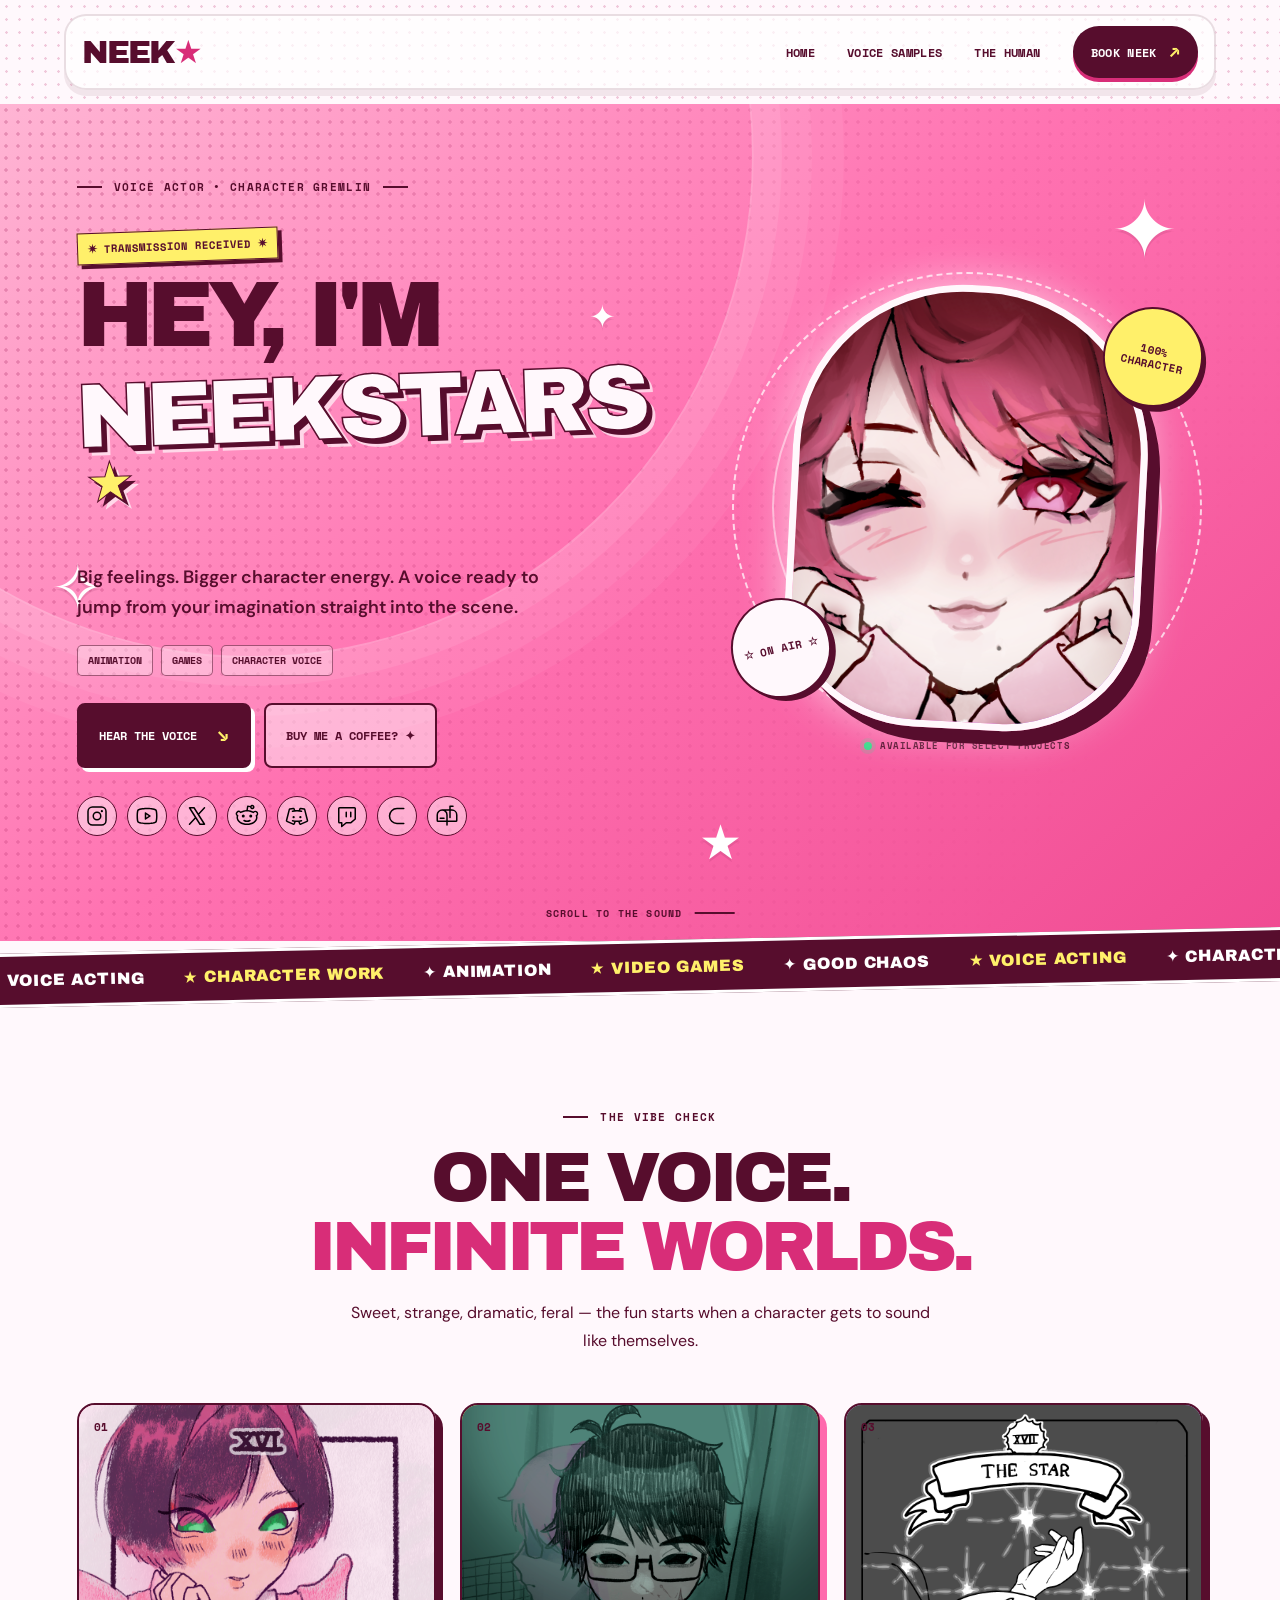
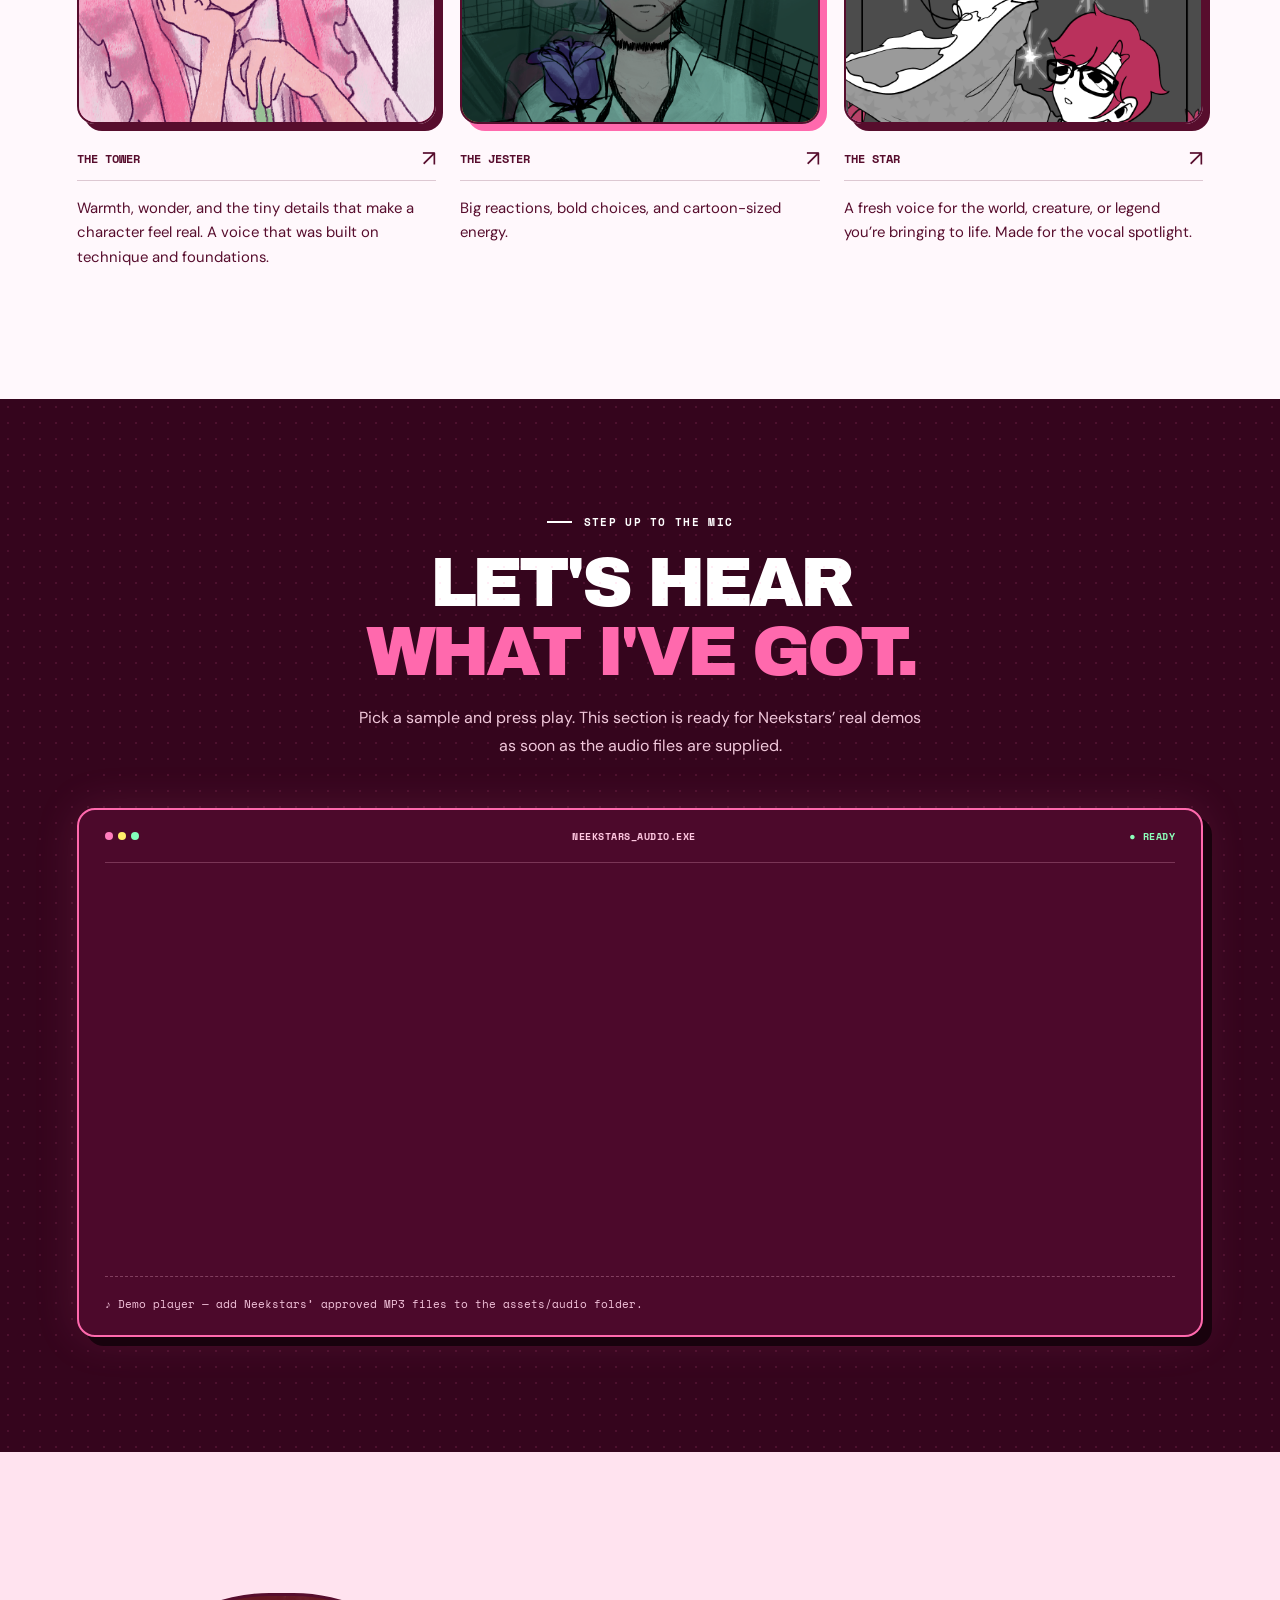
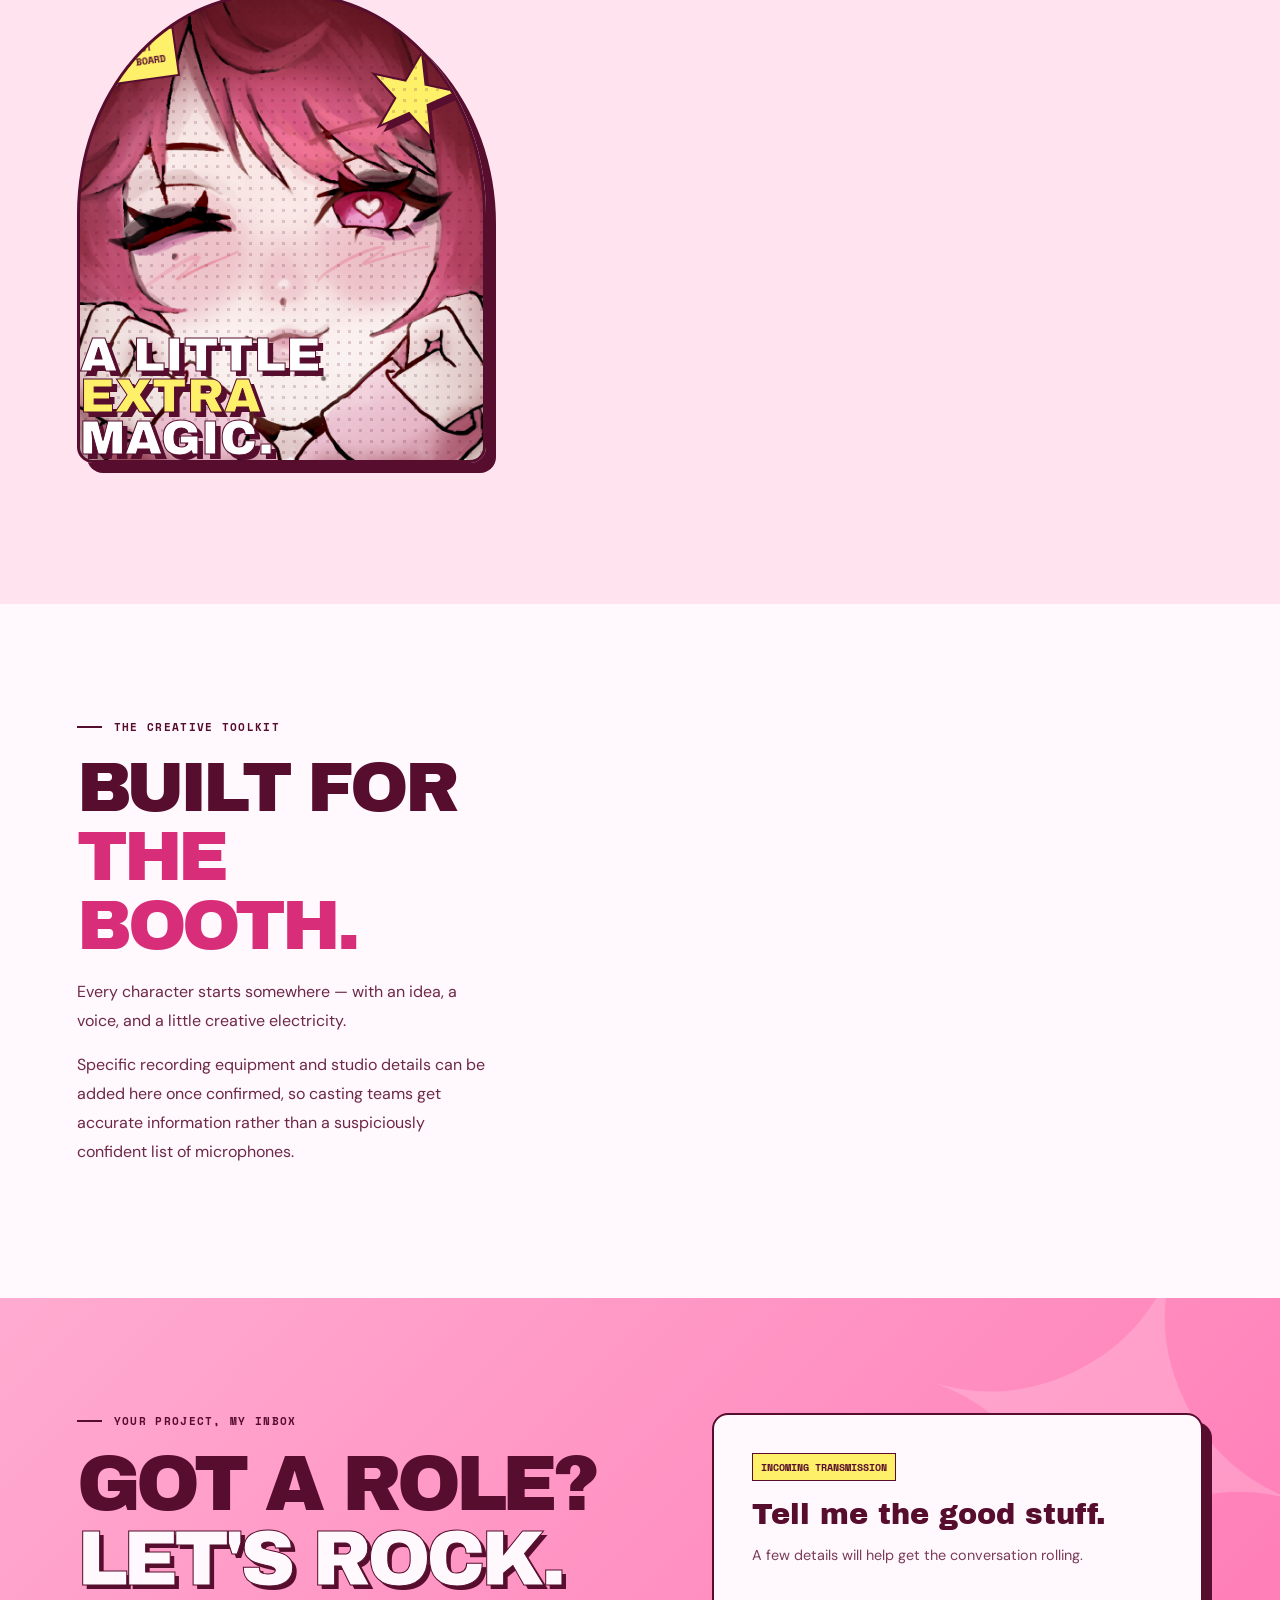
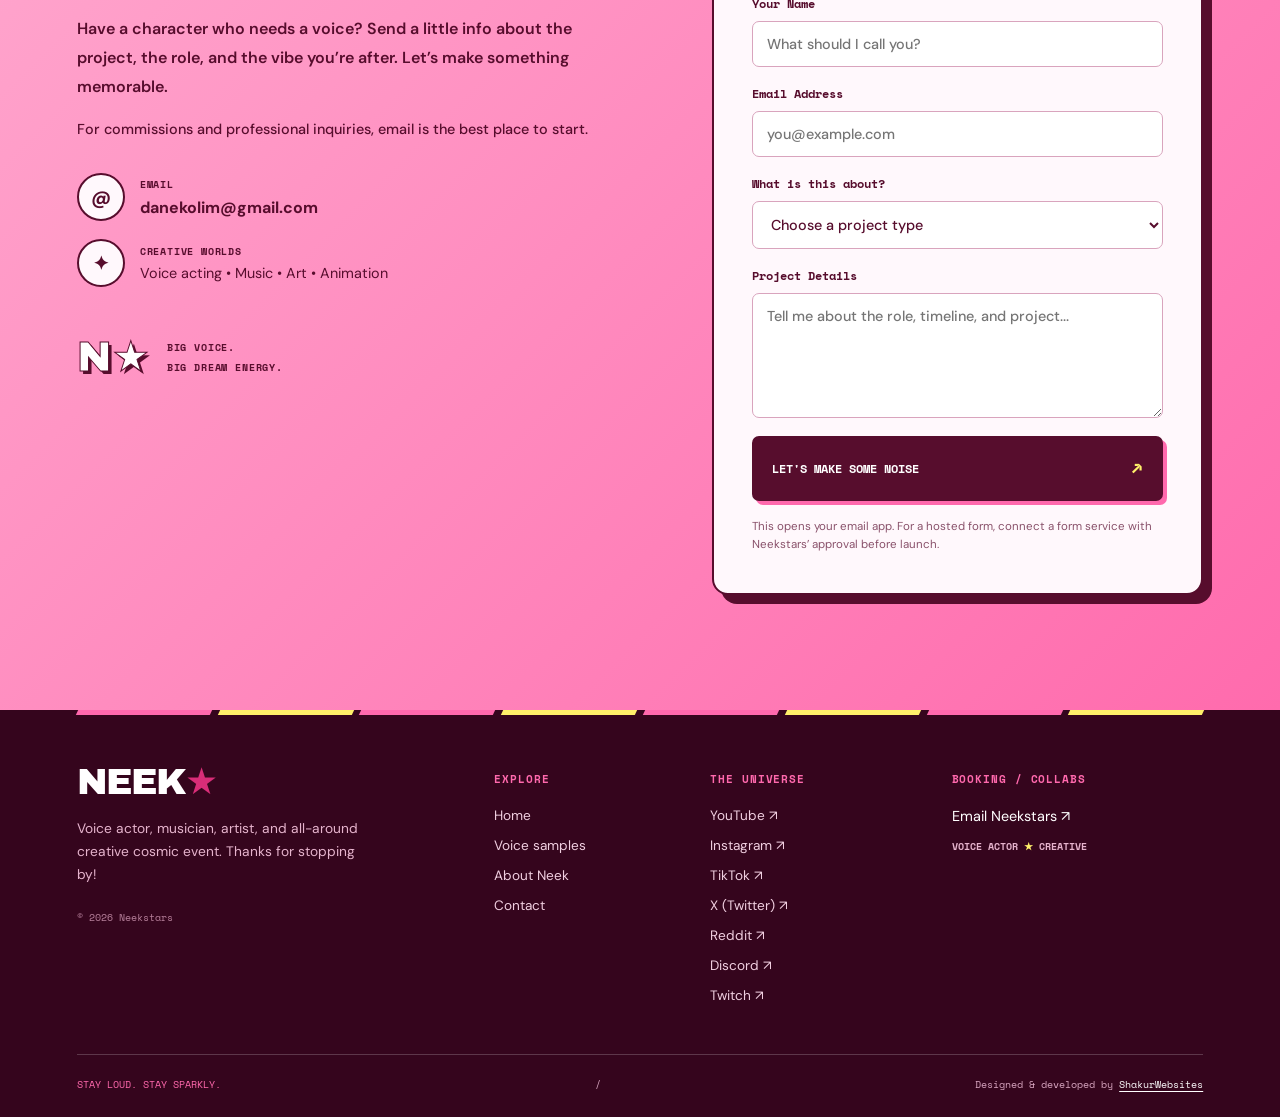
<file: index.html>
<!DOCTYPE html>
<html lang="en">
<head>
  <meta charset="UTF-8">
  <meta name="viewport" content="width=device-width, initial-scale=1.0">
  <meta name="theme-color" content="#ff65a8">
  <meta name="description" content="Meet Neekstars — voice actor, musician, artist, and character enthusiast. Listen to voice samples and get in touch about your next project.">
  <title>Neekstars ★ Voice Actor from Another Planet</title>
  <link rel="preconnect" href="https://fonts.googleapis.com">
  <link rel="preconnect" href="https://fonts.gstatic.com" crossorigin>
  <link href="https://fonts.googleapis.com/css2?family=Archivo+Black&family=DM+Sans:wght@400;500;600;700;800&family=Space+Mono:wght@400;700&display=swap" rel="stylesheet">
  <link rel="stylesheet" href="styles.css">
  <link rel="stylesheet" href="media.css">
</head>
<body>
  <a class="skip-link" href="#heroSection">Skip to content</a>
  <div class="starfield" aria-hidden="true">
    <span class="float-star star-a">✦</span><span class="float-star star-b">★</span>
    <span class="float-star star-c">✧</span><span class="float-star star-d">✦</span>
    <span class="float-star star-e">★</span><span class="float-star star-f">✧</span>
    <span class="sparkle sparkle-a">✳</span><span class="sparkle sparkle-b">✴</span>
  </div>

  <section id="navbarSection">
    <div id="navbarCont" class="navbar-container">
      <a class="logo" href="#heroSection" aria-label="Neekstars home">NEEK<span>★</span></a>
      <button class="menu-toggle" type="button" aria-expanded="false" aria-controls="siteNav">MENU <span>☰</span></button>
      <nav id="siteNav" aria-label="Main navigation">
        <ul class="nav-links">
          <li><a href="#heroSection">HOME</a></li>
          <li><a href="#charsSection">VOICE SAMPLES</a></li>
          <li><a href="#aboutKelvin">THE HUMAN</a></li>
          <li><a class="nav-download" href="#contact">BOOK NEEK <span aria-hidden="true">↗</span></a></li>
        </ul>
      </nav>
    </div>
  </section>

  <main>
    <section id="heroSection" class="hero-section">
      <div class="hero-background" aria-hidden="true"><div class="hero-blob hero-blob-teal"></div><div class="hero-blob hero-blob-cyan"></div></div>
      <div class="hero-stars" aria-hidden="true">
        <span class="hero-star hero-star-one">✦</span><span class="hero-star hero-star-two">✧</span>
        <span class="hero-star hero-star-three">★</span><span class="hero-star hero-star-four">✦</span>
      </div>
      <div class="hero-container">
        <div class="hero-text-container">
          <div class="hero-eyebrow"><span class="eyebrow-line"></span> VOICE ACTOR • CHARACTER GREMLIN <span class="eyebrow-line"></span></div>
          <p class="hero-kicker">✷ TRANSMISSION RECEIVED ✷</p>
          <h1 class="hero-heading">HEY, I'M<br><span class="hero-heading-last">NEEKSTARS<span class="title-star">★</span></span></h1>
          <p class="hero-description">Big feelings. Bigger character energy. A voice ready to jump from your imagination straight into the scene.</p>
          <div class="hero-tags"><span>ANIMATION</span><span>GAMES</span><span>CHARACTER VOICE</span></div>
          <div class="hero-ctas">
            <a href="#charsSection" class="hero-btn hero-btn-primary">HEAR THE VOICE <span aria-hidden="true">↘</span></a>
            <a href="https://ko-fi.com/neekstars" class="hero-btn hero-btn-outline">BUY ME A COFFEE? ✦</a>
          </div>
          <div class="hero-socials" aria-label="Find Neekstars online">
            <a class="h-social-link" href="https://www.instagram.com/neekstars" target="_blank" rel="noopener noreferrer" aria-label="Instagram">
              <svg xmlns="http://www.w3.org/2000/svg" width="24" height="24" fill="#000000" viewBox="0 0 256 256"><path d="M128,80a48,48,0,1,0,48,48A48.05,48.05,0,0,0,128,80Zm0,80a32,32,0,1,1,32-32A32,32,0,0,1,128,160ZM176,24H80A56.06,56.06,0,0,0,24,80v96a56.06,56.06,0,0,0,56,56h96a56.06,56.06,0,0,0,56-56V80A56.06,56.06,0,0,0,176,24Zm40,152a40,40,0,0,1-40,40H80a40,40,0,0,1-40-40V80A40,40,0,0,1,80,40h96a40,40,0,0,1,40,40ZM192,76a12,12,0,1,1-12-12A12,12,0,0,1,192,76Z"></path></svg>
            </a>
            <a class="h-social-link" href="https://www.youtube.com/@neekstarz" target="_blank" rel="noopener noreferrer" aria-label="YouTube">
              <svg xmlns="http://www.w3.org/2000/svg" width="24" height="24" fill="#000000" viewBox="0 0 256 256"><path d="M164.44,121.34l-48-32A8,8,0,0,0,104,96v64a8,8,0,0,0,12.44,6.66l48-32a8,8,0,0,0,0-13.32ZM120,145.05V111l25.58,17ZM234.33,69.52a24,24,0,0,0-14.49-16.4C185.56,39.88,131,40,128,40s-57.56-.12-91.84,13.12a24,24,0,0,0-14.49,16.4C19.08,79.5,16,97.74,16,128s3.08,48.5,5.67,58.48a24,24,0,0,0,14.49,16.41C69,215.56,120.4,216,127.34,216h1.32c6.94,0,58.37-.44,91.18-13.11a24,24,0,0,0,14.49-16.41c2.59-10,5.67-28.22,5.67-58.48S236.92,79.5,234.33,69.52Zm-15.49,113a8,8,0,0,1-4.77,5.49c-31.65,12.22-85.48,12-86,12H128c-.54,0-54.33.2-86-12a8,8,0,0,1-4.77-5.49C34.8,173.39,32,156.57,32,128s2.8-45.39,5.16-54.47A8,8,0,0,1,41.93,68c30.52-11.79,81.66-12,85.85-12h.27c.54,0,54.38-.18,86,12a8,8,0,0,1,4.77,5.49C221.2,82.61,224,99.43,224,128S221.2,173.39,218.84,182.47Z"></path></svg>
            </a>
            <a class="h-social-link" href="https://x.com/neekstars" target="_blank" rel="noopener noreferrer" aria-label="X/Twitter">
              <svg xmlns="http://www.w3.org/2000/svg" width="24" height="24" fill="#000000" viewBox="0 0 256 256"><path d="M214.75,211.71l-62.6-98.38,61.77-67.95a8,8,0,0,0-11.84-10.76L143.24,99.34,102.75,35.71A8,8,0,0,0,96,32H48a8,8,0,0,0-6.75,12.3l62.6,98.37-61.77,68a8,8,0,1,0,11.84,10.76l58.84-64.72,40.49,63.63A8,8,0,0,0,160,224h48a8,8,0,0,0,6.75-12.29ZM164.39,208,62.57,48h29L193.43,208Z"></path></svg>
            </a>
            <a class="h-social-link" href="https://www.reddit.com/user/hikikoneeks" target="_blank" rel="noopener noreferrer" aria-label="Reddit">
              <svg xmlns="http://www.w3.org/2000/svg" width="24" height="24" fill="#000000" viewBox="0 0 256 256"><path d="M248,104a32,32,0,0,0-52.94-24.19c-16.75-8.9-36.76-14.28-57.66-15.53l5.19-31.17,17.72,2.72a24,24,0,1,0,2.87-15.74l-26-4a8,8,0,0,0-9.11,6.59L121.2,64.16c-21.84.94-42.82,6.38-60.26,15.65a32,32,0,0,0-42.59,47.74A59,59,0,0,0,16,144c0,21.93,12,42.35,33.91,57.49C70.88,216,98.61,224,128,224s57.12-8,78.09-22.51C228,186.35,240,165.93,240,144a59,59,0,0,0-2.35-16.45A32.16,32.16,0,0,0,248,104ZM184,24a8,8,0,1,1-8,8A8,8,0,0,1,184,24Zm40.13,93.78a8,8,0,0,0-3.29,10A43.58,43.58,0,0,1,224,144c0,16.53-9.59,32.27-27,44.33C178.67,201,154.17,208,128,208s-50.67-7-69-19.67C41.59,176.27,32,160.53,32,144a43.75,43.75,0,0,1,3.14-16.17,8,8,0,0,0-3.27-10A16,16,0,1,1,52.94,94.59a8,8,0,0,0,10.45,2.23l.36-.22C81.45,85.9,104.25,80,128,80h0c23.73,0,46.53,5.9,64.23,16.6l.42.25a8,8,0,0,0,10.39-2.26,16,16,0,1,1,21.07,23.19ZM88,144a16,16,0,1,1,16-16A16,16,0,0,1,88,144Zm96-16a16,16,0,1,1-16-16A16,16,0,0,1,184,128Zm-16.93,44.25a8,8,0,0,1-3.32,10.82,76.18,76.18,0,0,1-71.5,0,8,8,0,1,1,7.5-14.14,60.18,60.18,0,0,0,56.5,0A8,8,0,0,1,167.07,172.25Z"></path></svg>
            </a>
            <a class="h-social-link" href="https://discord.com/users/753097830956138617" target="_blank" rel="noopener noreferrer" aria-label="Discord">
              <svg xmlns="http://www.w3.org/2000/svg" width="24" height="24" fill="#000000" viewBox="0 0 256 256"><path d="M104,140a12,12,0,1,1-12-12A12,12,0,0,1,104,140Zm60-12a12,12,0,1,0,12,12A12,12,0,0,0,164,128Zm74.45,64.9-67,29.71a16.17,16.17,0,0,1-21.71-9.1l-8.11-22q-6.72.45-13.63.46t-13.63-.46l-8.11,22a16.18,16.18,0,0,1-21.71,9.1l-67-29.71a15.93,15.93,0,0,1-9.06-18.51L38,58A16.07,16.07,0,0,1,51,46.14l36.06-5.93a16.22,16.22,0,0,1,18.26,11.88l3.26,12.84Q118.11,64,128,64t19.4.93l3.26-12.84a16.21,16.21,0,0,1,18.26-11.88L205,46.14A16.07,16.07,0,0,1,218,58l29.53,116.38A15.93,15.93,0,0,1,238.45,192.9ZM232,178.28,202.47,62s0,0-.08,0L166.33,56a.17.17,0,0,0-.17,0l-2.83,11.14c5,.94,10,2.06,14.83,3.42A8,8,0,0,1,176,86.31a8.09,8.09,0,0,1-2.16-.3A172.25,172.25,0,0,0,128,80a172.25,172.25,0,0,0-45.84,6,8,8,0,1,1-4.32-15.4c4.82-1.36,9.78-2.48,14.82-3.42L89.83,56s0,0-.12,0h0L53.61,61.93a.17.17,0,0,0-.09,0L24,178.33,91,208a.23.23,0,0,0,.22,0L98,189.72a173.2,173.2,0,0,1-20.14-4.32A8,8,0,0,1,82.16,170,171.85,171.85,0,0,0,128,176a171.85,171.85,0,0,0,45.84-6,8,8,0,0,1,4.32,15.41A173.2,173.2,0,0,1,158,189.72L164.75,208a.22.22,0,0,0,.21,0Z"></path></svg>
            </a>

            <a class="h-social-link" href="https://www.twitch.tv/neekstarz" target="_blank" rel="noopener noreferrer" aria-label="Twitch">
              <svg xmlns="http://www.w3.org/2000/svg" width="24" height="24" fill="#000000" viewBox="0 0 256 256"><path d="M208,32H48A16,16,0,0,0,32,48V192a16,16,0,0,0,16,16H64v32a8,8,0,0,0,13.12,6.15L122.9,208h42.2a16,16,0,0,0,10.25-3.71l42.89-35.75A15.93,15.93,0,0,0,224,156.25V48A16,16,0,0,0,208,32Zm0,124.25L165.1,192H120a8,8,0,0,0-5.12,1.85L80,222.92V200a8,8,0,0,0-8-8H48V48H208ZM160,136V88a8,8,0,0,1,16,0v48a8,8,0,0,1-16,0Zm-48,0V88a8,8,0,0,1,16,0v48a8,8,0,0,1-16,0Z"></path></svg>
            </a>

            <a class="h-social-link" href="https://www.castingcall.club/m/berrynicolette" target="_blank" rel="noopener noreferrer" aria-label="Casting Call Club">
              <svg xmlns="http://www.w3.org/2000/svg" width="24" height="24" fill="#000000" viewBox="0 0 256 256"><path d="M208,208a8,8,0,0,1-8,8H128a88,88,0,0,1,0-176h72a8,8,0,0,1,0,16H128a72,72,0,0,0,0,144h72A8,8,0,0,1,208,208Z"></path></svg>
            </a>
            <a class="h-social-link" href="mailto:danekolim@gmail.com" aria-label="Email Neekstars">
              <svg xmlns="http://www.w3.org/2000/svg" width="24" height="24" fill="#000000" viewBox="0 0 256 256"><path d="M104,152a8,8,0,0,1-8,8H56a8,8,0,0,1,0-16H96A8,8,0,0,1,104,152Zm136-36v60a16,16,0,0,1-16,16H136v32a8,8,0,0,1-16,0V192H32a16,16,0,0,1-16-16V116A60.07,60.07,0,0,1,76,56h76V24a8,8,0,0,1,8-8h32a8,8,0,0,1,0,16H168V56h12A60.07,60.07,0,0,1,240,116ZM120,176V116a44,44,0,0,0-88,0v60Zm104-60a44.05,44.05,0,0,0-44-44H168v72a8,8,0,0,1-16,0V72H116.75A59.86,59.86,0,0,1,136,116v60h88Z"></path></svg>
            </a>
          </div>
        </div>
        <div class="hero-visual-container">
          <div class="hero-ring hero-ring-one"></div><div class="hero-ring hero-ring-two"></div>
          <div class="hero-photo-container">
            <!-- Replace with Neekstars' approved profile artwork -->
            <img src="./assets/img/neekHeroPFP.webp" alt="Neekstars profile artwork" onerror="this.style.display='none';this.parentElement.classList.add('avatar-placeholder')">
            <div class="avatar-fallback" aria-hidden="true"><span>★</span><strong>NEEK<br>STARS</strong><small>VOICE FROM ANOTHER PLANET</small></div>
          </div>
          <div class="orbit-sticker orbit-sticker-one">100%<br>CHARACTER</div>
          <div class="orbit-sticker orbit-sticker-two">☆ ON AIR ☆</div>
          <div class="hero-caption"><span class="live-dot"></span> AVAILABLE FOR SELECT PROJECTS</div>
        </div>
      </div>
      <a href="#charsSection" class="hero-scroll-hint"><span>SCROLL TO THE SOUND</span><span class="hero-scroll-line"></span></a>
    </section>

    <div class="ticker-strip" aria-label="Neekstars specialties"><div class="ticker-track">
      <span>✦ VOICE ACTING</span><span>★ CHARACTER WORK</span><span>✦ ANIMATION</span><span>★ VIDEO GAMES</span><span>✦ GOOD CHAOS</span><span>★ VOICE ACTING</span><span>✦ CHARACTER WORK</span><span>★ ANIMATION</span>
    </div></div>

    <section id="kelvinMomentsSection" class="kelvin-moments-section">
      <div class="kelvin-moments-container">
        <div class="moments-heading">
          <span class="moments-eyebrow"><span class="moments-eyebrow-line"></span> THE VIBE CHECK</span>
          <h2 class="moments-title">ONE VOICE.<br><span>INFINITE WORLDS.</span></h2>
          <p class="moments-intro">Sweet, strange, dramatic, feral — the fun starts when a character gets to sound like themselves.</p>
        </div>
        <div class="kelvin-moments">
          <article class="kelvin-moment"><div class="kelvin-moment-image moment-pink"><span class="moment-emoji"><img src="./assets/img/towerNeek.webp" alt=""></span><span class="moment-number">01</span></div><div class="kelvin-moment-caption"><span class="moment-label">THE TOWER</span><span class="moment-arrow">↗</span></div><p>Warmth, wonder, and the tiny details that make a character feel real. A voice that was built on technique and foundations.</p></article>
          <article class="kelvin-moment"><div class="kelvin-moment-image moment-yellow"><span class="moment-emoji"><img src="./assets/img/samPFP.webp" alt="Artistic Portrait of Neeks"></span><span class="moment-number">02</span></div><div class="kelvin-moment-caption"><span class="moment-label">THE JESTER</span><span class="moment-arrow">↗</span></div><p>Big reactions, bold choices, and cartoon-sized energy.</p></article>
          <article class="kelvin-moment"><div class="kelvin-moment-image moment-purple"><span class="moment-emoji"><img src="./assets/img/starNeek.webp" alt=""></span><span class="moment-number">03</span></div><div class="kelvin-moment-caption"><span class="moment-label">THE STAR</span><span class="moment-arrow">↗</span></div><p>A fresh voice for the world, creature, or legend you’re bringing to life.  Made for the vocal spotlight.</p></article>
        </div>
      </div>
    </section>

    <section id="charsSection">
      <div class="section-inner">
        <div class="chars-heading">
          <span class="chars-eyebrow"><span class="chars-eyebrow-line"></span> STEP UP TO THE MIC</span>
          <h2 class="chars-title">LET'S HEAR<br><span>WHAT I'VE GOT.</span></h2>
          <p class="chars-intro">Pick a sample and press play. This section is ready for Neekstars’ real demos as soon as the audio files are supplied.</p>
        </div>
        <div class="demo-console">
          <div class="console-top"><span class="console-lights"><i></i><i></i><i></i></span><span>NEEKSTARS_AUDIO.EXE</span><span class="console-status">● READY</span></div>
          <div class="chars-container">
            <button class="char-card" type="button" data-character-audio="./assets/audio/character-demo.mp3" aria-pressed="false">
              <span class="char-img-wrap char-art-one"><span class="char-number">01</span><span class="char-symbol">♡</span><span class="char-overlay"><span class="play-icon">▶</span><span class="pause-icon">Ⅱ</span></span><span class="char-playing-indicator"></span></span><span class="char-name">CHARACTER REEL</span><span class="char-description">Range • Personality • Dialogue</span>
            </button>
            <button class="char-card" type="button" data-character-audio="./assets/audio/animation-demo.mp3" aria-pressed="false">
              <span class="char-img-wrap char-art-two"><span class="char-number">02</span><span class="char-symbol">✦</span><span class="char-overlay"><span class="play-icon">▶</span><span class="pause-icon">Ⅱ</span></span><span class="char-playing-indicator"></span></span><span class="char-name">ANIMATION</span><span class="char-description">Expressive • Colorful • Alive</span>
            </button>
            <button class="char-card" type="button" data-character-audio="./assets/audio/game-demo.mp3" aria-pressed="false">
              <span class="char-img-wrap char-art-three"><span class="char-number">03</span><span class="char-symbol">♠</span><span class="char-overlay"><span class="play-icon">▶</span><span class="pause-icon">Ⅱ</span></span><span class="char-playing-indicator"></span></span><span class="char-name">VIDEO GAMES</span><span class="char-description">Heroes • Villains • Wildcards</span>
            </button>
          </div>
          <audio id="characterAudio" preload="none"></audio>
          <p class="audio-note" id="audioNote" aria-live="polite">♪ Demo player — add Neekstars’ approved MP3 files to the assets/audio folder.</p>
        </div>
      </div>
    </section>

    <section id="aboutKelvin" class="about-section">
      <div class="about-container">
        <div class="about-image-container">
          <div class="about-image about-art"><span class="about-big-star">★</span><span class="about-stamp">ARTIST<br>ON BOARD</span><div class="about-art-copy">A LITTLE<br><em>EXTRA</em><br>MAGIC.</div></div>
        </div>
        <div class="about-content">
          <div class="about-heading"><span class="about-eyebrow"><span class="about-eyebrow-line"></span> THE HUMAN BEHIND THE VOICE</span><h2 class="about-title">OH, HI.<br><span>I'M NEEK.</span></h2></div>
          <div class="about-bio">
            <h3 class="about-subheading">Artist brain. <span>Performer heart.</span></h3>
            <p>Hey!! I’m Neeks — a Filipino artist, musician, animator, and voice actor. I love making things, making noise, and giving characters a voice that feels unmistakably theirs.</p>
            <p>Voice acting is the spotlight here, but there’s a whole creative universe behind it. Music, art, and animation are all part of the same little galaxy — and this site can grow to give each one its own stage.</p>
          </div>
          <a href="#contact" class="about-button">LET'S MAKE SOMETHING <span aria-hidden="true">↗</span></a>
        </div>
      </div>
    </section>

    <section id="equipmentSection" class="equipment-section">
      <div class="equipment-container">
        <div class="equipment-content">
          <div class="equipment-heading"><span class="equipment-eyebrow"><span class="equipment-eyebrow-line"></span> THE CREATIVE TOOLKIT</span><h2 class="equipment-title">BUILT FOR<br><span>THE BOOTH.</span></h2></div>
          <p class="equipment-description">Every character starts somewhere — with an idea, a voice, and a little creative electricity.</p>
          <p class="equipment-description">Specific recording equipment and studio details can be added here once confirmed, so casting teams get accurate information rather than a suspiciously confident list of microphones.</p>
        </div>
        <div class="equipment-container-cards">
          <div class="equipment-card"><span class="equipment-icon">♫</span><span class="equipment-category">PERFORMANCE</span><h3 class="equipment-name">Character-first reads</h3></div>
          <div class="equipment-card"><span class="equipment-icon">✧</span><span class="equipment-category">COLLABORATION</span><h3 class="equipment-name">Direction-friendly</h3></div>
          <div class="equipment-card"><span class="equipment-icon">◉</span><span class="equipment-category">RECORDING</span><h3 class="equipment-name">Studio details soon</h3></div>
          <div class="equipment-card"><span class="equipment-icon">★</span><span class="equipment-category">CREATIVE RANGE</span><h3 class="equipment-name">More than one flavor</h3></div>
        </div>
      </div>
    </section>

    <section id="contact" class="contact-section">
      <div class="contact-container">
        <div class="contact-content">
          <div class="contact-heading"><span class="contact-topper"><span class="contact-topper-line"></span> YOUR PROJECT, MY INBOX</span><h2 class="contact-title">GOT A ROLE?<br><span>LET'S ROCK.</span></h2></div>
          <p class="contact-text">Have a character who needs a voice? Send a little info about the project, the role, and the vibe you’re after. Let’s make something memorable.</p>
          <p class="contact-text contact-text-secondary">For commissions and professional inquiries, email is the best place to start.</p>
          <div class="contact-details">
            <div class="contact-detail"><div class="contact-icon">@</div><div class="contact-detail-content"><span class="contact-label">EMAIL</span><a href="mailto:danekolim@gmail.com">danekolim@gmail.com</a></div></div>
            <div class="contact-detail"><div class="contact-icon">✦</div><div class="contact-detail-content"><span class="contact-label">CREATIVE WORLDS</span><span class="contact-detail-value">Voice acting • Music • Art • Animation</span></div></div>
          </div>
          <div class="contact-side-note" aria-hidden="true"><span class="contact-side-note-mark">N★</span><div class="contact-side-note-text"><span>BIG VOICE.</span><span>BIG DREAM ENERGY.</span></div></div>
        </div>
        <form class="contact-form" action="mailto:danekolim@gmail.com" method="post" enctype="text/plain">
          <div class="form-header"><span class="form-topper">INCOMING TRANSMISSION</span><h3 class="form-title">Tell me the good stuff.</h3><p class="form-description">A few details will help get the conversation rolling.</p></div>
          <label class="contact-label-form">Your Name<input class="contact-input" type="text" name="name" placeholder="What should I call you?" autocomplete="name" required></label>
          <label class="contact-label-form">Email Address<input class="contact-input" type="email" name="email" placeholder="you@example.com" autocomplete="email" required></label>
          <label class="contact-label-form">What is this about?<select class="contact-input contact-select" name="inquiry_type" required><option value="" disabled selected>Choose a project type</option><option>Animation / Character Voice</option><option>Video Game</option><option>Commercial / Narration</option><option>Music / Creative Collaboration</option><option>Other</option></select></label>
          <label class="contact-label-form">Project Details<textarea class="contact-input contact-textarea" name="message" rows="5" placeholder="Tell me about the role, timeline, and project..." required></textarea></label>
          <button class="contact-submit" type="submit"><span>LET'S MAKE SOME NOISE</span><span class="submit-arrow">↗</span></button>
          <p class="form-note">This opens your email app. For a hosted form, connect a form service with Neekstars’ approval before launch.</p>
        </form>
      </div>
    </section>
  </main>

  <footer id="footerSection" class="footer-section">
    <div class="footer-top-accent" aria-hidden="true"><span></span><span></span><span></span><span></span><span></span><span></span><span></span><span></span></div>
    <div class="footer-container">
      <div class="footer-brand"><a href="#heroSection" class="footer-logo">NEEK<span>★</span></a><div class="footer-brand-text"><p>Voice actor, musician, artist, and all-around creative cosmic event. Thanks for stopping by!</p></div><div class="footer-copyright"><span>© <span id="footerYear">2026</span> Neekstars</span></div></div>
      <nav class="footer-navigation" aria-label="Footer navigation"><h2 class="footer-title">EXPLORE</h2><div class="footer-links"><a href="#heroSection">Home</a><a href="#charsSection">Voice samples</a><a href="#aboutKelvin">About Neek</a><a href="#contact">Contact</a></div></nav>
      <div class="footer-legal"><h2 class="footer-title">THE UNIVERSE</h2><div class="footer-links"><a href="https://www.youtube.com/@neekstarz" target="_blank" rel="noopener noreferrer">YouTube ↗</a><a href="https://www.instagram.com/neekstars" target="_blank" rel="noopener noreferrer">Instagram ↗</a><a href="https://www.tiktok.com/" target="_blank" rel="noopener noreferrer">TikTok ↗</a><a href="https://x.com/neekstarsz" target="_blank" rel="noopener noreferrer">X (Twitter) ↗</a><a href="https://www.reddit.com/user/hikikoneeks" target="_blank" rel="noopener noreferrer">Reddit ↗</a><a href="https://discord.com/users/753097830956138617" target="_blank" rel="noopener noreferrer">Discord ↗</a><a href="https://www.twitch.tv/neekstar" target="_blank" rel="noopener noreferrer">Twitch ↗</a></div></div>
      <div class="footer-contact"><h2 class="footer-title">BOOKING / COLLABS</h2><div class="footer-contact-info"><a href="mailto:danekolim@gmail.com">Email Neekstars ↗</a><span class="footer-availability">VOICE ACTOR <span>★</span> CREATIVE</span></div></div>
    </div>
    <div class="footer-bottom"><div class="footer-bottom-line"></div><div class="footer-bottom-content"><span class="footer-bottom-credit">STAY LOUD. STAY SPARKLY.</span><span class="footer-bottom-divider">/</span><span class="footer-bottom-built">Designed &amp; developed by <a href="https://shakuryon.com/" target="_blank" rel="noopener noreferrer">ShakurWebsites</a></span></div></div>
  </footer>
  
  <script src="index.js"></script>
</body>
</html>
</file>
<file: media.css>
/* RESPONSIVE OVERRIDES — NEEKSTARS */
@media (min-width: 1500px) {
  .hero-section { padding-top:100px; padding-bottom:125px; }
  .hero-container { gap:100px; }
}
@media (max-width: 1000px) {
  .hero-container { grid-template-columns:1fr .8fr; gap:30px; }
  .hero-heading { font-size:clamp(3.5rem,7.5vw,5.7rem); }
  .hero-visual-container { min-height:400px; }
  .orbit-sticker { width:82px; height:82px; font-size:.58rem; }
  .about-container,.equipment-container { gap:45px; }
  .footer-container { grid-template-columns:1.2fr 1fr 1fr; }
  .footer-contact { grid-column:2 / 4; }
}
@media (max-width: 760px) {
  html { scroll-padding-top:78px; }
  #navbarSection { padding:9px 4vw; }
  .navbar-container { padding:8px 12px; }
  .menu-toggle { display:block; }
  #siteNav { display:none; position:absolute; top:calc(100% + 4px); left:4vw; right:4vw; padding:14px; border:2px solid var(--ink-color); border-radius:14px; background:var(--paper-color); box-shadow:5px 5px 0 var(--ink-color); }
  #siteNav.is-open { display:block; }
  .nav-links { flex-direction:column; align-items:stretch; gap:0; }
  .nav-links li a { display:flex; justify-content:space-between; padding:14px 10px; border-bottom:1px solid #f2c5d9; }
  .nav-links li:last-child a { margin-top:10px; border-bottom:0; justify-content:center; }
  .hero-section { padding:58px 6vw 80px; }
  .hero-container { grid-template-columns:1fr; gap:20px; }
  .hero-text-container { text-align:center; }
  .hero-eyebrow { justify-content:center; font-size:.58rem; }
  .hero-kicker { margin-top:27px; }
  .hero-heading { font-size:clamp(3.4rem,13vw,6.3rem); }
  .hero-description { margin:25px auto 20px; font-size:1rem; }
  .hero-tags,.hero-ctas,.hero-socials { justify-content:center; }
  .hero-visual-container { min-height:390px; margin-top:10px; }
  .hero-photo-container { width:min(65%,300px); }
  .hero-ring-one { width:min(80%,350px); }.hero-ring-two { width:min(68%,300px); }
  .hero-caption { bottom:0; font-size:.5rem; }
  .hero-scroll-hint { bottom:12px; font-size:.52rem; }
  .hero-star-one { font-size:3rem; }.hero-star-two { font-size:2.5rem; }
  .kelvin-moments-section,#charsSection,.about-section,.equipment-section,.contact-section { padding:78px 6vw; }
  .kelvin-moments { gap:17px; }
  .kelvin-moment-image { border-radius:12px; box-shadow:5px 5px 0 var(--ink-color); }
  .moment-emoji { font-size:clamp(3.5rem,12vw,6rem); }.moment-label { font-size:.65rem; }.kelvin-moment p { font-size:.82rem; }
  .chars-container { gap:14px; }.demo-console { padding:0 16px 18px; }.char-name { font-size:.82rem; }.char-description { font-size:.7rem; }.char-symbol { font-size:4rem; }
  .about-container,.equipment-container,.contact-container { grid-template-columns:1fr; gap:42px; }
  .about-image-container { max-width:430px; width:100%; margin:auto; }.about-art { min-height:350px; }
  .about-content { max-width:650px; }
  .equipment-content { max-width:650px; }
  .contact-container { gap:45px; }
  .footer-container { grid-template-columns:repeat(2,minmax(0,1fr)); gap:30px 24px; }
  .footer-contact { grid-column:auto; }
  .footer-bottom-content { flex-wrap:wrap; justify-content:flex-start; }
}
@media (max-width: 500px) {
  .logo,.footer-logo { font-size:1.7rem; }
  .hero-section { padding-top:43px; }
  .hero-eyebrow { letter-spacing:.04em; gap:7px; }
  .eyebrow-line { width:15px; }
  .hero-heading { font-size:clamp(3rem,12.5vw,4.3rem); }
  .hero-description { font-size:.94rem; }
  .hero-btn { flex:1 1 100%; padding:15px; }
  .hero-visual-container { min-height:330px; }
  .hero-photo-container { width:68%; }
  .orbit-sticker { width:72px; height:72px; font-size:.5rem; }
  .orbit-sticker-one { right:-2px; top:30px; }.orbit-sticker-two { left:-2px; bottom:40px; }
  .hero-caption { font-size:.44rem; }
  .moments-title,.chars-title,.about-title,.equipment-title { font-size:clamp(2.7rem,12vw,3.7rem); }
  .kelvin-moments { grid-template-columns:1fr; gap:30px; }
  .kelvin-moment-image { aspect-ratio:1.3; }
  .kelvin-moment p { margin-bottom:0; }
  .chars-container { grid-template-columns:1fr; gap:26px; }
  .char-img-wrap { aspect-ratio:1.45; }
  .char-symbol { font-size:6rem; }
  .char-name { font-size:1rem; }
  .char-description { font-size:.78rem; }
  .console-top { font-size:.52rem; gap:7px; }
  .equipment-container-cards { gap:12px; }
  .equipment-card { min-height:165px; padding:16px; }
  .equipment-name { font-size:.94rem; }
  .equipment-category { font-size:.52rem; }
  .contact-title { font-size:clamp(2.8rem,12vw,4rem); }
  .contact-form { padding:22px 17px; box-shadow:6px 6px 0 var(--ink-color); }
  .footer-container { grid-template-columns:1fr 1fr; gap:27px 18px; }
  .footer-brand { grid-column:1 / -1; }
  .footer-title { font-size:.62rem; }
  .footer-links { font-size:.78rem; }
  .footer-bottom-content { font-size:.55rem; gap:10px; }
  .footer-bottom-divider { display:none; }
}
</file>
<file: styles.css>
/* NEEKSTARS — Y2K POP / GLAM ROCK / ARCADE CHAOS */
:root {
  --theme-color: #ff69ad;
  --dark-theme-color: #d82d78;
  --secondary-color: #ffb9d8;
  --secondary-dark-color: #a70d4c;
  --ink-color: #570d2d;
  --night-color: #35051d;
  --paper-color: #fff8fc;
  --white-color: #ffffff;
  --chrome-color: #d8d9e6;
  --lemon-color: #fff06a;
  --lilac-color: #d9b4ff;
  --shadow-color: rgba(89, 5, 43, 0.2);
  --font-heading: "Archivo Black", Impact, sans-serif;
  --font-body: "DM Sans", Arial, sans-serif;
  --font-mono: "Space Mono", monospace;
  --page-width: 1180px;
}
* {
  box-sizing: border-box;
}
html {
  scroll-behavior: smooth;
  scroll-padding-top: 90px;
}
body {
  margin: 0;
  color: var(--ink-color);
  background: var(--paper-color);
  font-family: var(--font-body);
  overflow-x: hidden;
}
body::before {
  content: "";
  position: fixed;
  inset: 0;
  z-index: -2;
  pointer-events: none;
  opacity: 0.22;
  background-image: radial-gradient(#b91e64 1px, transparent 1.5px);
  background-size: 13px 13px;
}
a {
  color: inherit;
  text-decoration: none;
}
button,
input,
select,
textarea {
  font: inherit;
}
button,
a {
  -webkit-tap-highlight-color: transparent;
}
button:focus-visible,
a:focus-visible,
input:focus-visible,
textarea:focus-visible,
select:focus-visible {
  outline: 3px solid #2a0c24;
  outline-offset: 4px;
}
::selection {
  background: var(--lemon-color);
  color: var(--night-color);
}
.skip-link {
  position: fixed;
  top: -100px;
  left: 1rem;
  z-index: 1000;
  padding: 0.8rem 1rem;
  background: white;
}
.skip-link:focus {
  top: 1rem;
}
.starfield {
  position: absolute;
  inset: 0 0 auto;
  height: 100%;
  min-height: 900px;
  z-index: -1;
  overflow: hidden;
  pointer-events: none;
}
.float-star,
.sparkle {
  position: absolute;
  color: rgba(255, 255, 255, 0.86);
  text-shadow: 0 3px 0 rgba(175, 20, 83, 0.12);
  animation: starFloat 7s ease-in-out infinite;
}
.star-a {
  top: 130px;
  left: 4%;
  font-size: 5rem;
}
.star-b {
  top: 490px;
  right: 6%;
  font-size: 7rem;
  animation-delay: -2s;
}
.star-c {
  top: 760px;
  left: 10%;
  font-size: 4rem;
  animation-delay: -4s;
}
.star-d {
  top: 1040px;
  right: 13%;
  font-size: 3rem;
}
.star-e {
  top: 1480px;
  left: 4%;
  font-size: 5rem;
  animation-delay: -3s;
}
.star-f {
  top: 2200px;
  right: 8%;
  font-size: 6rem;
}
.sparkle {
  color: var(--lemon-color);
  font-size: 2rem;
}
.sparkle-a {
  top: 280px;
  right: 18%;
}
.sparkle-b {
  top: 1100px;
  left: 48%;
  animation-delay: -1s;
}
#navbarSection {
  position: sticky;
  top: 0;
  z-index: 100;
  padding: 14px 5vw;
  transition:
    background 0.3s,
    box-shadow 0.3s;
}
#navbarSection.scrolledtoo {
  background: rgba(255, 248, 252, 0.91);
  backdrop-filter: blur(18px);
  box-shadow: 0 4px 0 rgba(87, 13, 45, 0.08);
}
.navbar-container {
  max-width: var(--page-width);
  margin: auto;
  display: flex;
  align-items: center;
  justify-content: space-between;
  gap: 24px;
  padding: 10px 16px;
  border: 2px solid rgba(87, 13, 45, 0.13);
  border-radius: 22px;
  background: rgba(255, 255, 255, 0.7);
  box-shadow: 0 6px 0 rgba(87, 13, 45, 0.08);
  transition: padding 0.3s;
}
.navbar-container.scrolled {
  padding-top: 7px;
  padding-bottom: 7px;
}
.logo,
.footer-logo {
  font: 2rem var(--font-heading);
  letter-spacing: -2px;
  color: var(--ink-color);
}
.logo span,
.footer-logo span {
  color: var(--dark-theme-color);
  display: inline-block;
  animation: starSpin 12s linear infinite;
}
.nav-links {
  display: flex;
  align-items: center;
  gap: clamp(15px, 2.5vw, 34px);
  list-style: none;
  margin: 0;
  padding: 0;
  font: 700 0.72rem var(--font-mono);
  letter-spacing: 0.03em;
}
.nav-links a {
  transition: color 0.2s;
}
.nav-links a:hover {
  color: var(--dark-theme-color);
}
.nav-links .nav-download {
  display: inline-flex;
  align-items: center;
  gap: 12px;
  padding: 13px 18px;
  background: var(--ink-color);
  color: white;
  border-radius: 999px;
  box-shadow: 0 4px 0 var(--dark-theme-color);
}
.nav-download span {
  color: var(--lemon-color);
  font-size: 1.1rem;
}
.menu-toggle {
  display: none;
  border: 0;
  background: var(--ink-color);
  color: white;
  border-radius: 100px;
  padding: 10px 14px;
  font: 700 0.7rem var(--font-mono);
}
.hero-section {
  position: relative;
  min-height: 760px;
  padding: 75px 6vw 105px;
  isolation: isolate;
  background: linear-gradient(140deg, #ffb5d4 0%, #ff72b1 48%, #f04b92 100%);
  overflow: hidden;
}
.hero-section::before {
  content: "";
  position: absolute;
  inset: 0;
  z-index: -1;
  opacity: 0.24;
  background-image: radial-gradient(#9b124f 1.5px, transparent 1.8px);
  background-size: 12px 12px;
  mask-image: linear-gradient(120deg, #000 10%, transparent 85%);
}
.hero-section::after {
  content: "";
  position: absolute;
  width: 1000px;
  height: 1000px;
  border: 2px solid rgba(255, 255, 255, 0.25);
  border-radius: 50%;
  top: -450px;
  left: -250px;
  z-index: -1;
  box-shadow:
    0 0 0 28px rgba(255, 255, 255, 0.08),
    0 0 0 58px rgba(255, 255, 255, 0.06),
    0 0 0 90px rgba(255, 255, 255, 0.05);
}
.hero-container {
  max-width: var(--page-width);
  margin: auto;
  display: grid;
  grid-template-columns: 1.1fr 0.9fr;
  align-items: center;
  gap: clamp(35px, 6vw, 90px);
}
.hero-text-container {
  position: relative;
  z-index: 2;
}
.hero-eyebrow,
.moments-eyebrow,
.chars-eyebrow,
.about-eyebrow,
.equipment-eyebrow,
.contact-topper {
  display: flex;
  align-items: center;
  gap: 12px;
  font: 700 0.68rem var(--font-mono);
  letter-spacing: 0.12em;
}
.eyebrow-line,
.moments-eyebrow-line,
.chars-eyebrow-line,
.about-eyebrow-line,
.equipment-eyebrow-line,
.contact-topper-line {
  display: inline-block;
  width: 25px;
  height: 2px;
  background: currentColor;
}
.hero-kicker {
  display: inline-block;
  margin: 35px 0 12px;
  padding: 7px 10px;
  background: var(--lemon-color);
  border: 1px solid var(--ink-color);
  box-shadow: 4px 4px 0 var(--ink-color);
  font: 700 0.67rem var(--font-mono);
  transform: rotate(-2deg);
}
.hero-heading {
  margin: 0;
  font: clamp(3.8rem, 7.2vw, 7rem)/0.9 var(--font-heading);
  letter-spacing: -0.07em;
  text-transform: uppercase;
}
.hero-heading-last {
  display: inline-block;
  margin-top: 9px;
  color: var(--paper-color);
  -webkit-text-stroke: 1.5px var(--ink-color);
  text-shadow:
    5px 5px 0 var(--ink-color),
    8px 8px 0 rgba(255, 255, 255, 0.65);
  transform: rotate(-2deg);
}
.title-star {
  display: inline-block;
  color: var(--lemon-color);
  -webkit-text-stroke: 1px var(--ink-color);
  font-size: 0.6em;
  vertical-align: top;
  margin-left: 7px;
  animation: starSpin 12s linear infinite;
}
.hero-description {
  max-width: 500px;
  margin: 30px 0 22px;
  font-size: 1.12rem;
  line-height: 1.7;
  font-weight: 600;
}
.hero-tags {
  display: flex;
  flex-wrap: wrap;
  gap: 8px;
  margin-bottom: 27px;
}
.hero-tags span {
  padding: 7px 10px;
  border: 1px solid rgba(87, 13, 45, 0.55);
  border-radius: 5px;
  background: rgba(255, 255, 255, 0.3);
  font: 700 0.62rem var(--font-mono);
}
.hero-ctas {
  display: flex;
  flex-wrap: wrap;
  gap: 13px;
}
.hero-btn {
  display: inline-flex;
  align-items: center;
  justify-content: center;
  gap: 20px;
  padding: 16px 20px;
  border: 2px solid var(--ink-color);
  border-radius: 8px;
  font: 700 0.78rem var(--font-mono);
  transition:
    transform 0.2s,
    box-shadow 0.2s;
}
.hero-btn:hover {
  transform: translate(-3px, -3px) rotate(-1deg);
  box-shadow: 5px 5px 0 var(--ink-color);
}
.hero-btn-primary {
  background: var(--ink-color);
  color: white;
  box-shadow: 4px 4px 0 white;
}
.hero-btn-primary span {
  color: var(--lemon-color);
  font-size: 1.2rem;
}
.hero-btn-outline {
  background: rgba(255, 255, 255, 0.45);
}
.hero-socials {
  display: flex;
  gap: 10px;
  margin-top: 28px;
}
.h-social-link {
  display: grid;
  place-items: center;
  width: 40px;
  height: 40px;
  border: 1.5px solid var(--ink-color);
  border-radius: 50%;
  background: rgba(255, 255, 255, 0.45);
  font-weight: 800;
  font-size: 1.15rem;
  transition:
    transform 0.2s,
    background 0.2s;
}
.h-social-link:hover {
  transform: translateY(-5px) rotate(-8deg);
  background: var(--lemon-color);
}
.hero-visual-container {
  min-height: 490px;
  position: relative;
  display: grid;
  place-items: center;
}
.hero-ring {
  position: absolute;
  border: 2px dashed rgba(255, 255, 255, 0.72);
  border-radius: 50%;
  aspect-ratio: 1;
}
.hero-ring-one {
  width: min(100%, 470px);
  animation: orbit 32s linear infinite;
}
.hero-ring-two {
  width: min(83%, 390px);
  border-style: solid;
  opacity: 0.65;
  animation: orbit 45s linear infinite reverse;
}
.hero-photo-container {
  width: min(76%, 355px);
  aspect-ratio: 4/5;
  position: relative;
  z-index: 2;
  overflow: hidden;
  border: 7px solid var(--paper-color);
  border-radius: 48% 48% 38% 38% / 38% 38% 28% 28%;
  background: linear-gradient(145deg, #fff4fb, #f8b2d3 55%, #b75aff);
  box-shadow:
    13px 14px 0 var(--ink-color),
    0 0 45px rgba(255, 255, 255, 0.65);
  transform: rotate(3deg);
}
.hero-photo-container img {
  position: absolute;
  inset: 0;
  width: 100%;
  height: 100%;
  object-fit: cover;
  object-position: center;
}
.avatar-fallback {
  display: none;
  position: absolute;
  inset: 0;
  flex-direction: column;
  align-items: center;
  justify-content: center;
  gap: 10px;
  text-align: center;
  background: repeating-linear-gradient(
    135deg,
    #ff91c2 0 14px,
    #ffb7d5 14px 28px
  );
  color: var(--ink-color);
}
.avatar-placeholder .avatar-fallback {
  display: flex;
}
.avatar-fallback span {
  font-size: 5rem;
  color: white;
  text-shadow: 4px 4px 0 var(--ink-color);
}
.avatar-fallback strong {
  font: clamp(2rem, 4vw, 3.2rem)/0.9 var(--font-heading);
}
.avatar-fallback small {
  font: 700 0.55rem var(--font-mono);
}
.orbit-sticker {
  position: absolute;
  z-index: 3;
  display: grid;
  place-items: center;
  width: 100px;
  height: 100px;
  border: 2px solid var(--ink-color);
  border-radius: 50%;
  text-align: center;
  font: 700 0.68rem/1.3 var(--font-mono);
  box-shadow: 4px 4px 0 var(--ink-color);
}
.orbit-sticker-one {
  top: 45px;
  right: 0;
  background: var(--lemon-color);
  transform: rotate(12deg);
}
.orbit-sticker-two {
  bottom: 54px;
  left: 0;
  background: var(--paper-color);
  transform: rotate(-13deg);
}
.hero-caption {
  position: absolute;
  bottom: 0;
  left: 50%;
  transform: translateX(-50%);
  white-space: nowrap;
  display: flex;
  align-items: center;
  gap: 8px;
  font: 700 0.58rem var(--font-mono);
  letter-spacing: 0.06em;
}
.live-dot {
  width: 8px;
  height: 8px;
  border-radius: 50%;
  background: #39d98a;
  box-shadow: 0 0 0 4px rgba(57, 217, 138, 0.18);
}
.hero-stars {
  position: absolute;
  inset: 0;
  pointer-events: none;
  color: white;
}
.hero-star {
  position: absolute;
  animation: starFloat 6s ease-in-out infinite;
  text-shadow: 0 3px 0 rgba(87, 13, 45, 0.1);
}
.hero-star-one {
  top: 9%;
  right: 8%;
  font-size: 5rem;
}
.hero-star-two {
  top: 53%;
  left: 4%;
  font-size: 4rem;
}
.hero-star-three {
  bottom: 8%;
  right: 42%;
  font-size: 3rem;
}
.hero-star-four {
  top: 23%;
  left: 46%;
  font-size: 2rem;
}
.hero-scroll-hint {
  position: absolute;
  bottom: 20px;
  left: 50%;
  transform: translateX(-50%);
  display: flex;
  align-items: center;
  gap: 12px;
  font: 700 0.62rem var(--font-mono);
  letter-spacing: 0.12em;
}
.hero-scroll-line {
  width: 40px;
  height: 2px;
  background: var(--ink-color);
  animation: linePulse 1.5s ease-in-out infinite;
}
.ticker-strip {
  overflow: hidden;
  background: var(--ink-color);
  color: white;
  border-top: 3px solid white;
  border-bottom: 3px solid white;
  transform: rotate(-1.2deg) scale(1.02);
  padding: 14px 0;
  position: relative;
  z-index: 3;
}
.ticker-track {
  display: flex;
  width: max-content;
  gap: 38px;
  white-space: nowrap;
  font: 1rem var(--font-heading);
  letter-spacing: 0.04em;
  animation: ticker 28s linear infinite;
}
.ticker-track span:nth-child(even) {
  color: var(--lemon-color);
}
.kelvin-moments-section,
#charsSection,
.about-section,
.equipment-section,
.contact-section {
  padding: 115px 6vw;
}
.kelvin-moments-container,
.section-inner,
.about-container,
.equipment-container,
.contact-container {
  max-width: var(--page-width);
  margin: auto;
}
.moments-heading,
.chars-heading {
  max-width: 700px;
  margin: 0 auto 48px;
  text-align: center;
}
.moments-eyebrow,
.chars-eyebrow {
  justify-content: center;
}
.moments-title,
.chars-title,
.about-title,
.equipment-title,
.contact-title {
  margin: 18px 0;
  font: clamp(2.8rem, 5.5vw, 5.2rem)/0.98 var(--font-heading);
  letter-spacing: -0.06em;
}
.moments-title span,
.chars-title span,
.about-title span,
.equipment-title span,
.contact-title span {
  color: var(--dark-theme-color);
}
.moments-intro,
.chars-intro {
  max-width: 580px;
  margin: 0 auto;
  line-height: 1.75;
  font-size: 1rem;
}
.kelvin-moments {
  display: grid;
  grid-template-columns: repeat(3, 1fr);
  gap: 24px;
}
.kelvin-moment {
  min-width: 0;
}
.kelvin-moment-image {
  position: relative;
  display: grid;
  place-items: center;
  aspect-ratio: 1.12;
  overflow: hidden;
  border: 2px solid var(--ink-color);
  border-radius: 18px;
  box-shadow: 7px 7px 0 var(--ink-color);
}
.moment-pink {
  background:
    radial-gradient(circle at 30% 25%, white 0 4%, transparent 4.5%),
    linear-gradient(135deg, #ff9ec8, #f23c90);
}
.moment-yellow {
  background:
    radial-gradient(circle, #fff7a5 0 3%, transparent 3.5%),
    linear-gradient(135deg, #ffed65, #ffad4b);
}
.moment-purple {
  background:
    radial-gradient(circle at 70% 25%, white 0 3%, transparent 3.5%),
    linear-gradient(135deg, #dbb5ff, #b78bff);
}
.moment-emoji {
  font-size: clamp(5rem, 10vw, 9rem);
  color: white;
  -webkit-text-stroke: 2px var(--ink-color);
  text-shadow: 7px 7px 0 var(--ink-color);
  /* animation: emojiBounce 4s ease-in-out infinite; */
}

.moment-yellow {
  box-shadow: 7px 7px 0 var(--theme-color);
}

.moment-emoji:hover img {
  transform: scale(1.2)
}

.moment-emoji img {
  width: 100%; 
  height: auto; 
  transition: all 0.5s ease-in;
}
.moment-number {
  position: absolute;
  top: 13px;
  left: 15px;
  font: 700 0.7rem var(--font-mono);
}
.kelvin-moment-caption {
  display: flex;
  justify-content: space-between;
  align-items: center;
  padding: 20px 0 7px;
  border-bottom: 1px solid rgba(87, 13, 45, 0.2);
}
.moment-label {
  font: 700 0.78rem var(--font-mono);
}
.moment-arrow {
  font-size: 1.4rem;
}
.kelvin-moment p {
  line-height: 1.65;
  font-size: 0.93rem;
}
#charsSection {
  position: relative;
  background: var(--night-color);
  color: white;
  overflow: hidden;
}
#charsSection::before {
  content: "";
  position: absolute;
  inset: 0;
  opacity: 0.12;
  background: radial-gradient(var(--theme-color) 1.5px, transparent 1.5px);
  background-size: 16px 16px;
  pointer-events: none;
}
#charsSection .chars-title span {
  color: var(--theme-color);
}
.chars-intro {
  color: #f1c8db;
}
.demo-console {
  position: relative;
  z-index: 1;
  border: 2px solid var(--theme-color);
  border-radius: 18px;
  background: #4c092b;
  padding: 0 26px 22px;
  box-shadow:
    9px 9px 0 #18020d,
    0 0 45px rgba(255, 105, 173, 0.14);
}
.console-top {
  display: flex;
  align-items: center;
  justify-content: space-between;
  gap: 15px;
  padding: 18px 0;
  border-bottom: 1px solid rgba(255, 185, 216, 0.25);
  font: 700 0.65rem var(--font-mono);
  color: #ffc7e0;
  letter-spacing: 0.05em;
}
.console-lights {
  display: flex;
  gap: 5px;
}
.console-lights i {
  width: 8px;
  height: 8px;
  border-radius: 50%;
  background: #ff7dbe;
}
.console-lights i:nth-child(2) {
  background: var(--lemon-color);
}
.console-lights i:nth-child(3) {
  background: #83ffbd;
}
.console-status {
  color: #8cffba;
}
.chars-container {
  display: grid;
  grid-template-columns: repeat(3, 1fr);
  gap: 24px;
  padding: 28px 0 20px;
}
.char-card {
  display: flex;
  flex-direction: column;
  align-items: stretch;
  text-align: left;
  color: white;
  border: 0;
  background: transparent;
  padding: 0;
  cursor: pointer;
  min-width: 0;
}
.char-img-wrap {
  position: relative;
  display: grid;
  place-items: center;
  aspect-ratio: 1.12;
  overflow: hidden;
  border: 2px solid #ffb9d8;
  border-radius: 12px;
  box-shadow: 5px 5px 0 #210313;
  transition:
    transform 0.2s,
    box-shadow 0.2s;
}
.char-card:hover .char-img-wrap,
.char-card.is-playing .char-img-wrap {
  transform: translate(-3px, -3px) rotate(-1deg);
  box-shadow: 8px 8px 0 var(--theme-color);
}
.char-art-one {
  background:
    radial-gradient(circle at 50% 45%, #fff4fb 0 12%, transparent 12.5%),
    repeating-linear-gradient(135deg, #ff5ea7 0 12px, #ff9ac7 12px 24px);
}
.char-art-two {
  background:
    radial-gradient(circle at 50% 40%, #fff2a0 0 11%, transparent 11.5%),
    linear-gradient(135deg, #ffb343, #ffed6b);
}
.char-art-three {
  background:
    radial-gradient(circle at 50% 40%, #f8d7ff 0 11%, transparent 11.5%),
    linear-gradient(135deg, #b88cff, #ef74d0);
}
.char-number {
  position: absolute;
  top: 12px;
  left: 12px;
  font: 700 0.7rem var(--font-mono);
}
.char-symbol {
  font-size: 6rem;
  color: white;
  -webkit-text-stroke: 2px var(--ink-color);
  text-shadow: 5px 5px 0 var(--ink-color);
}
.char-overlay {
  position: absolute;
  inset: 0;
  display: grid;
  place-items: center;
  background: rgba(52, 5, 29, 0.25);
  opacity: 0;
  transition: opacity 0.2s;
}
.char-card:hover .char-overlay,
.char-card:focus-visible .char-overlay,
.char-card.is-playing .char-overlay {
  opacity: 1;
}
.char-overlay span {
  display: grid;
  place-items: center;
  width: 54px;
  height: 54px;
  border-radius: 50%;
  background: var(--lemon-color);
  color: var(--ink-color);
  border: 2px solid var(--ink-color);
  font-size: 1.3rem;
  box-shadow: 4px 4px 0 var(--ink-color);
}
.pause-icon {
  display: none !important;
}
.is-playing .play-icon {
  display: none !important;
}
.is-playing .pause-icon {
  display: grid !important;
}
.char-playing-indicator {
  position: absolute;
  bottom: 0;
  left: 0;
  height: 5px;
  width: 0;
  background: var(--lemon-color);
}
.is-playing .char-playing-indicator {
  width: 100%;
  animation: progressGlow 1.3s ease-in-out infinite alternate;
}
.char-name {
  margin-top: 18px;
  font: 1rem var(--font-heading);
}
.char-description {
  margin-top: 7px;
  color: #e8b5cf;
  font-size: 0.78rem;
  line-height: 1.5;
}
.audio-note {
  margin: 0;
  padding-top: 18px;
  border-top: 1px dashed rgba(255, 185, 216, 0.3);
  color: #f4c4dc;
  font: 0.67rem/1.7 var(--font-mono);
}
.about-section {
  background: #ffe3ef;
  position: relative;
  overflow: hidden;
}
.about-container {
  display: grid;
  grid-template-columns: 0.8fr 1.2fr;
  align-items: center;
  gap: clamp(40px, 8vw, 110px);
}
.about-image-container {
  position: relative;
}
.about-art {
  min-height: 470px;
  position: relative;
  overflow: hidden;
  display: flex;
  flex-direction: column;
  justify-content: center;
  padding: 35px;
  border: 3px solid var(--ink-color);
  border-radius: 47% 47% 16px 16px;
  /* background: repeating-linear-gradient(
    135deg,
    #ff69ad 0 18px,
    #ff93c3 18px 36px
  ); */
  background: url(./assets/img/neekHeroPFP.webp);
  background-repeat: no-repeat;
  background-position: center;
  background-size: cover;
  box-shadow: 10px 10px 0 var(--ink-color);
}
.about-art::after {
  content: "";
  position: absolute;
  inset: 0;
  opacity: 0.18;
  background-image: radial-gradient(var(--ink-color) 1.5px, transparent 1.5px);
  background-size: 11px 11px;
}
.about-big-star {
  position: absolute;
  top: 25px;
  right: 20px;
  color: var(--lemon-color);
  font-size: 7rem;
  -webkit-text-stroke: 2px var(--ink-color);
  text-shadow: 5px 5px 0 var(--ink-color);
  transform: rotate(12deg);
}
.about-stamp {
  position: absolute;
  top: 35px;
  left: 25px;
  padding: 10px;
  background: var(--lemon-color);
  border: 2px solid var(--ink-color);
  font: 700 0.62rem/1.3 var(--font-mono);
  transform: rotate(-8deg);
  z-index: 1;
}
.about-art-copy {
  position: absolute;
  bottom: 0; 
  left: 0;
  z-index: 1;
  font: clamp(3rem, 0.5vw, 5rem)/0.87 var(--font-heading);
  color: white;
  -webkit-text-stroke: 1px var(--ink-color);
  text-shadow: 5px 5px 0 var(--ink-color);
}
.about-art-copy em {
  color: var(--lemon-color);
  font-style: normal;
}
.about-heading {
  margin-bottom: 25px;
}
.about-title {
  font-size: clamp(3rem, 5vw, 5rem);
}
.about-bio {
  max-width: 610px;
}
.about-subheading {
  font-size: 1.4rem;
}
.about-subheading span {
  color: var(--dark-theme-color);
}
.about-bio p {
  line-height: 1.8;
  color: #6d2847;
}
.about-button {
  display: inline-flex;
  gap: 20px;
  align-items: center;
  margin-top: 18px;
  padding: 15px 18px;
  background: var(--ink-color);
  color: white;
  border: 2px solid var(--ink-color);
  border-radius: 7px;
  box-shadow: 4px 4px 0 var(--theme-color);
  font: 700 0.72rem var(--font-mono);
  transition:
    transform 0.2s,
    box-shadow 0.2s;
}

.about-button:hover {
  transform: translate(3px, -3px) rotate(1deg);
  box-shadow: 5px 5px 0 var(--ink-color);
}
.about-button span {
  color: var(--lemon-color);
  font-size: 1.2rem;
}
.equipment-section {
  background: var(--paper-color);
}
.equipment-container {
  display: grid;
  grid-template-columns: 0.8fr 1.2fr;
  gap: clamp(40px, 8vw, 100px);
  align-items: center;
}
.equipment-title span {
  color: var(--dark-theme-color);
}
.equipment-description {
  line-height: 1.8;
  color: #6d2847;
}
.equipment-container-cards {
  display: grid;
  grid-template-columns: repeat(2, 1fr);
  gap: 16px;
}
.equipment-card {
  min-height: 190px;
  padding: 23px;
  border: 1.5px solid rgba(87, 13, 45, 0.3);
  border-radius: 14px;
  background: white;
  box-shadow: 5px 5px 0 #ffd0e4;
  transition:
    transform 0.2s,
    box-shadow 0.2s;
}
.equipment-card:hover {
  transform: translate(-3px, -3px) rotate(-1deg);
  box-shadow: 8px 8px 0 var(--theme-color);
}
.equipment-icon {
  display: grid;
  place-items: center;
  width: 44px;
  height: 44px;
  border-radius: 12px;
  background: var(--theme-color);
  border: 1.5px solid var(--ink-color);
  font-size: 1.5rem;
}
.equipment-category {
  display: block;
  margin-top: 20px;
  font: 700 0.58rem var(--font-mono);
  letter-spacing: 0.07em;
  color: var(--dark-theme-color);
}
.equipment-name {
  margin: 8px 0 0;
  font: 1.1rem var(--font-heading);
  line-height: 1.3;
}
.contact-section {
  background: linear-gradient(135deg, #ffabd0, #ff6bad);
  position: relative;
  overflow: hidden;
}
.contact-section::before {
  content: "✦";
  position: absolute;
  right: -45px;
  top: -100px;
  font-size: 32rem;
  line-height: 1;
  color: rgba(255, 255, 255, 0.19);
  transform: rotate(18deg);
  pointer-events: none;
}
.contact-container {
  position: relative;
  display: grid;
  grid-template-columns: 1fr 0.9fr;
  gap: clamp(40px, 7vw, 90px);
  align-items: start;
}
.contact-title {
  font-size: clamp(3.2rem, 6vw, 5.8rem);
}
.contact-title span {
  color: var(--paper-color);
  -webkit-text-stroke: 1px var(--ink-color);
  text-shadow: 4px 4px 0 var(--ink-color);
}
.contact-text {
  max-width: 520px;
  line-height: 1.8;
  font-weight: 600;
}
.contact-text-secondary {
  font-size: 0.9rem;
  font-weight: 500;
}
.contact-details {
  display: grid;
  gap: 18px;
  margin-top: 30px;
}
.contact-detail {
  display: flex;
  align-items: center;
  gap: 15px;
}
.contact-icon {
  flex-shrink: 0;
  display: grid;
  place-items: center;
  width: 48px;
  height: 48px;
  border: 2px solid var(--ink-color);
  border-radius: 50%;
  background: var(--paper-color);
  font-weight: 800;
  font-size: 1.2rem;
}
.contact-detail-content {
  display: grid;
  gap: 5px;
}
.contact-label {
  font: 700 0.62rem var(--font-mono);
  letter-spacing: 0.08em;
}
.contact-detail-content a {
  font-weight: 700;
  overflow-wrap: anywhere;
}
.contact-detail-value {
  font-size: 0.9rem;
}
.contact-side-note {
  display: flex;
  align-items: center;
  gap: 17px;
  margin-top: 45px;
}
.contact-side-note-mark {
  font: 2.6rem var(--font-heading);
  color: white;
  -webkit-text-stroke: 1px var(--ink-color);
  text-shadow: 3px 3px 0 var(--ink-color);
}
.contact-side-note-text {
  display: grid;
  gap: 4px;
  font: 700 0.65rem var(--font-mono);
  letter-spacing: 0.08em;
}
.contact-form {
  padding: clamp(22px, 4vw, 38px);
  border: 2px solid var(--ink-color);
  border-radius: 16px;
  background: var(--paper-color);
  box-shadow: 9px 9px 0 var(--ink-color);
}
.form-header {
  margin-bottom: 28px;
}
.form-topper {
  display: inline-block;
  padding: 6px 8px;
  background: var(--lemon-color);
  border: 1px solid var(--ink-color);
  font: 700 0.6rem var(--font-mono);
}
.form-title {
  margin: 18px 0 8px;
  font: 1.8rem var(--font-heading);
}
.form-description {
  color: #7a3b59;
  font-size: 0.9rem;
  line-height: 1.6;
}
.contact-label-form {
  display: grid;
  gap: 9px;
  margin-bottom: 18px;
  font: 700 0.75rem var(--font-mono);
}
.contact-input {
  width: 100%;
  min-width: 0;
  border: 1.5px solid #d9a4bd;
  border-radius: 7px;
  padding: 13px 14px;
  background: white;
  color: var(--ink-color);
  font: 500 0.9rem var(--font-body);
  transition:
    border 0.2s,
    box-shadow 0.2s;
}
.contact-input:focus {
  border-color: var(--dark-theme-color);
  box-shadow: 3px 3px 0 #ffd0e4;
  outline: none;
}
.contact-textarea {
  resize: vertical;
  min-height: 125px;
}
.contact-select {
  cursor: pointer;
}
.contact-submit {
  width: 100%;
  display: flex;
  justify-content: space-between;
  align-items: center;
  gap: 15px;
  padding: 16px 18px;
  border: 2px solid var(--ink-color);
  border-radius: 7px;
  background: var(--ink-color);
  color: white;
  cursor: pointer;
  font: 700 0.75rem var(--font-mono);
  box-shadow: 4px 4px 0 var(--theme-color);
  transition:
    transform 0.2s,
    box-shadow 0.2s;
}
.contact-submit:hover {
  transform: translate(-2px, -2px);
  box-shadow: 6px 6px 0 var(--theme-color);
}
.submit-arrow {
  color: var(--lemon-color);
  font-size: 1.2rem;
}
.form-note {
  margin: 17px 0 0;
  color: #8a526b;
  font-size: 0.72rem;
  line-height: 1.6;
}
.footer-section {
  background: var(--night-color);
  color: white;
  padding: 0 6vw 25px;
}
.footer-top-accent {
  display: flex;
  gap: 8px;
  max-width: var(--page-width);
  margin: 0 auto;
  padding: 0 0 45px;
}
.footer-top-accent span {
  height: 5px;
  flex: 1;
  background: var(--theme-color);
  transform: skewX(-25deg);
}
.footer-top-accent span:nth-child(2n) {
  background: var(--lemon-color);
}
.footer-container {
  max-width: var(--page-width);
  margin: auto;
  display: grid;
  grid-template-columns: 1.5fr 0.7fr 0.8fr 1fr;
  gap: 40px;
  padding-bottom: 50px;
}
.footer-logo {
  color: white;
  font-size: 2.3rem;
}
.footer-brand-text p {
  max-width: 300px;
  color: #e6b4cd;
  line-height: 1.7;
  font-size: 0.86rem;
}
.footer-copyright {
  margin-top: 22px;
  color: #b9829d;
  font: 0.65rem var(--font-mono);
}
.footer-title {
  margin: 10px 0 20px;
  color: var(--theme-color);
  font: 700 0.7rem var(--font-mono);
  letter-spacing: 0.08em;
}
.footer-links {
  display: grid;
  gap: 13px;
  font-size: 0.85rem;
  color: #f0cfe0;
}
.footer-links a:hover,
.footer-contact-info a:hover {
  color: var(--lemon-color);
}
.footer-contact-info {
  display: grid;
  gap: 14px;
  font-size: 0.9rem;
}
.footer-availability {
  font: 700 0.62rem var(--font-mono);
  color: #e6b4cd;
}
.footer-availability span {
  color: var(--lemon-color);
}
.footer-bottom {
  max-width: var(--page-width);
  margin: auto;
}
.footer-bottom-line {
  height: 1px;
  background: rgba(255, 255, 255, 0.2);
}
.footer-bottom-content {
  display: flex;
  align-items: center;
  justify-content: space-between;
  gap: 20px;
  padding-top: 22px;
  color: #d8a6c0;
  font: 0.63rem var(--font-mono);
}
.footer-bottom-credit {
  color: var(--theme-color);
}
.footer-bottom-built a {
  color: white;
  text-decoration: underline;
  text-underline-offset: 3px;
}
.reveal-ready .kelvin-moment,
.reveal-ready .char-card,
.reveal-ready .equipment-card,
.reveal-ready .about-content {
  opacity: 0;
  transform: translateY(18px);
  transition:
    opacity 0.6s,
    transform 0.6s;
}
.reveal-ready .is-visible {
  opacity: 1;
  transform: translateY(0);
}
@keyframes starFloat {
  0%,
  100% {
    transform: translateY(0) rotate(0);
  }
  50% {
    transform: translateY(-15px) rotate(9deg);
  }
}
@keyframes starSpin {
  to {
    transform: rotate(360deg);
  }
}
@keyframes orbit {
  to {
    transform: rotate(360deg);
  }
}
@keyframes ticker {
  to {
    transform: translateX(-50%);
  }
}
@keyframes linePulse {
  0%,
  100% {
    transform: scaleX(1);
    transform-origin: left;
  }
  50% {
    transform: scaleX(0.45);
    transform-origin: left;
  }
}
@keyframes emojiBounce {
  0%,
  100% {
    transform: translateY(0) rotate(-5deg);
  }
  50% {
    transform: translateY(-9px) rotate(5deg);
  }
}
@keyframes progressGlow {
  from {
    opacity: 0.65;
  }
  to {
    opacity: 1;
  }
}
@media (prefers-reduced-motion: reduce) {
  *,
  *::before,
  *::after {
    animation-duration: 0.01ms !important;
    animation-iteration-count: 1 !important;
    scroll-behavior: auto !important;
    transition-duration: 0.01ms !important;
  }
}
</file>
